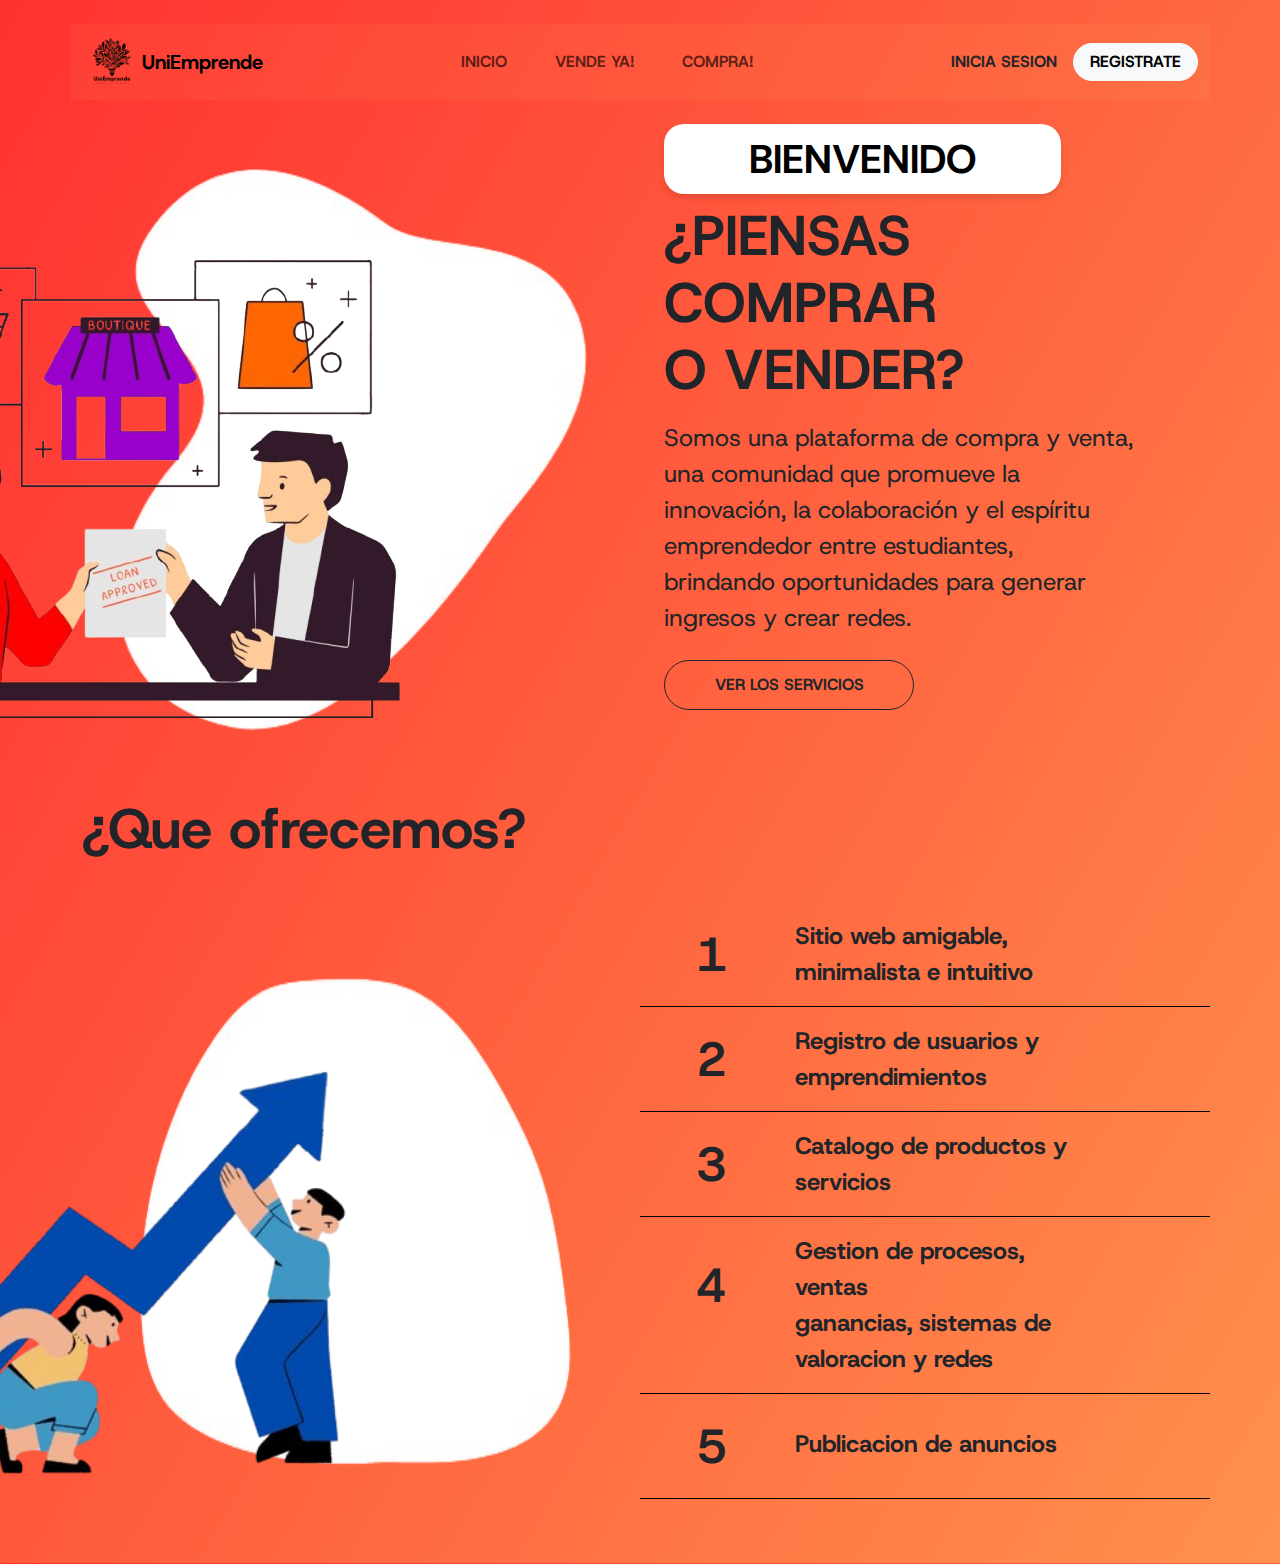
<file: index.html>
<!DOCTYPE html>
<html lang="en">
<head>
    <meta charset="UTF-8">
    <meta name="viewport" content="width=device-width, initial-scale=1.0">
    <title>Uniemprende tu plataforma para emprender y crecer</title>
    <link href="https://cdn.jsdelivr.net/npm/bootstrap@5.3.3/dist/css/bootstrap.min.css" rel="stylesheet" integrity="sha384-QWTKZyjpPEjISv5WaRU9OFeRpok6YctnYmDr5pNlyT2bRjXh0JMhjY6hW+ALEwIH" crossorigin="anonymous">
    <script src="https://cdn.jsdelivr.net/npm/bootstrap@5.3.3/dist/js/bootstrap.bundle.min.js" integrity="sha384-YvpcrYf0tY3lHB60NNkmXc5s9fDVZLESaAA55NDzOxhy9GkcIdslK1eN7N6jIeHz" crossorigin="anonymous"></script>
    <link rel="stylesheet" href="style.css">


    <link rel="preconnect" href="https://fonts.googleapis.com">
    <link rel="preconnect" href="https://fonts.gstatic.com" crossorigin>
    <link href="https://fonts.googleapis.com/css2?family=Host+Grotesk:ital,wght@0,300..800;1,300..800&display=swap" rel="stylesheet">

</head>
<body class="degradado">
    <div class="container">
        <div class="row my-4">
            <nav class="navbar navbar-expand-lg bg-body-tertiary degradado-menu">
                <div class="container-fluid">
                    <!-- Espacio para el logo -->
                     <a href="/index.html">
                         <img src="img/logo.png" href="/" alt="logo" width="60px">
                     </a>
                  <a class="navbar-brand" href="/index.html"><strong>UniEmprende</strong></a>
                  
                  <div class="collapse navbar-collapse" id="navbarSupportedContent">
                    <ul class="navbar-nav me-auto mb-2 mb-lg-0 text-center">
                      <li class="nav-item">
                        <a class="nav-link mx-3" href="#"><strong>INICIO</strong></a>
                      </li>
                      <li class="nav-item">
                        <a class="nav-link mx-3" href="subPaginas/registroEmprende.html"><strong>VENDE YA!</strong></a>
                      </li>
                      <li class="nav-item">
                        <a class="nav-link mx-3" href="subPaginas/compra.html"><strong>COMPRA!</strong></a>
                      </li>
                    </ul>
                    <a class="nav-link mx-3" href="subPaginas/iniciarsecion.html"><strong>INICIA SESION</strong></a>
                    <form class="d-flex">
                      <a href="subPaginas/registro.html" class="btn btn-light boton-largo"><strong>REGISTRATE</strong></a>
                    </form>
                  </div>
                </div>
              </nav>
        </div>
        
    </div>


    <div class="container">
        <div class="row">
            <div class="col-6 ">
                <img src="img/manchasinfondo1.png" alt="img1" width="100%" height="100%">
                <img src="img/imagenpersonas-sinfondo.png" alt="img1"  class="posicion-foto1">
            </div>
            <div class="col-6">
                <div class="container">
                    <div class="row">
                        <div class="col">
                            <div class="welcome-box">BIENVENIDO</div>
                        </div>
                    </div>
                    <div class="row my-2">
                        <div class="col">
                            <h1 class="letra-grande"><strong>¿PIENSAS COMPRAR <br> O VENDER?</strong></h1>
                        </div>
                    </div>
                    <div class="row my-2">
                        <div class="col">
                            <p class="letra-texto">Somos una plataforma de compra y venta, <br>
                                una comunidad que promueve la <br>
                                innovación, la colaboración y el espíritu <br>
                                emprendedor entre estudiantes, <br>
                                brindando oportunidades para generar <br>
                                ingresos y crear redes.
                            </p>
                        </div>
                    </div>
                    <div class="row my-2">
                        <div class="col">
                            <a href="#servicios" class="btn btn-outline-dark boton-servicios"><strong>VER LOS SERVICIOS</strong></a>
                        </div>
                    </div>
                </div>
            </div>
        </div>
    </div>



    <div class="container" id="servicios">
        <div class="row my-5">
            <div class="col">
                <h1 class="letra-grande"><strong>¿Que ofrecemos?</strong></h1>
            </div>
        </div>
        <div class="row my-5">
            <div class="col-6 ">
                <img src="img/manchasinfondo2.png" alt="imagen2" width="100%" height="100%">
                <img src="img/imagen2-sinfondo.png" alt="imagen2" class="posicion-foto2">
            </div>
            <div class="col-6">
                <div class="row border-bottom border-black ">
                    <div class="col-3">
                        <p class="letra-tabla text-center"><strong>1</strong></p>
                    </div>
                    <div class="col-7">
                        <p class="letra-texto"><strong>
                            Sitio web amigable, <br>
                            minimalista e intuitivo
                        </strong></p>
                    </div>
                </div>

                <div class="row border-bottom border-black my-3">
                    <div class="col-3">
                        <p class="letra-tabla text-center"><strong>2</strong></p>
                    </div>
                    <div class="col-7">
                        <p class="letra-texto"><strong>
                            Registro de usuarios y <br>
                            emprendimientos
                        </strong></p>
                    </div>
                </div>

                <div class="row border-bottom border-black my-3">
                    <div class="col-3">
                        <p class="letra-tabla text-center"><strong>3</strong></p>
                    </div>
                    <div class="col-7">
                        <p class="letra-texto"><strong>
                            Catalogo de productos y <br>
                            servicios
                        </strong></p>
                    </div>
                </div>

                <div class="row border-bottom border-black my-3">
                    <div class="col-3">
                        <p class="letra-tabla text-center my-3"><strong>4</strong></p>
                    </div>
                    <div class="col-7">
                        <p class="letra-texto"><strong>
                            Gestion de procesos, ventas <br>
                            ganancias, sistemas de <br>
                            valoracion y redes
                        </strong></p>
                    </div>
                </div>

                <div class="row border-bottom border-black my-3">
                    <div class="col-3">
                        <p class="letra-tabla text-center"><strong>5</strong></p>
                    </div>
                    <div class="col-7">
                        <p class="letra-texto my-3"><strong>
                            Publicacion de anuncios
                        </strong></p>
                    </div>
                </div>

            </div>
        </div>
    </div>
</body>
</html>
</file>
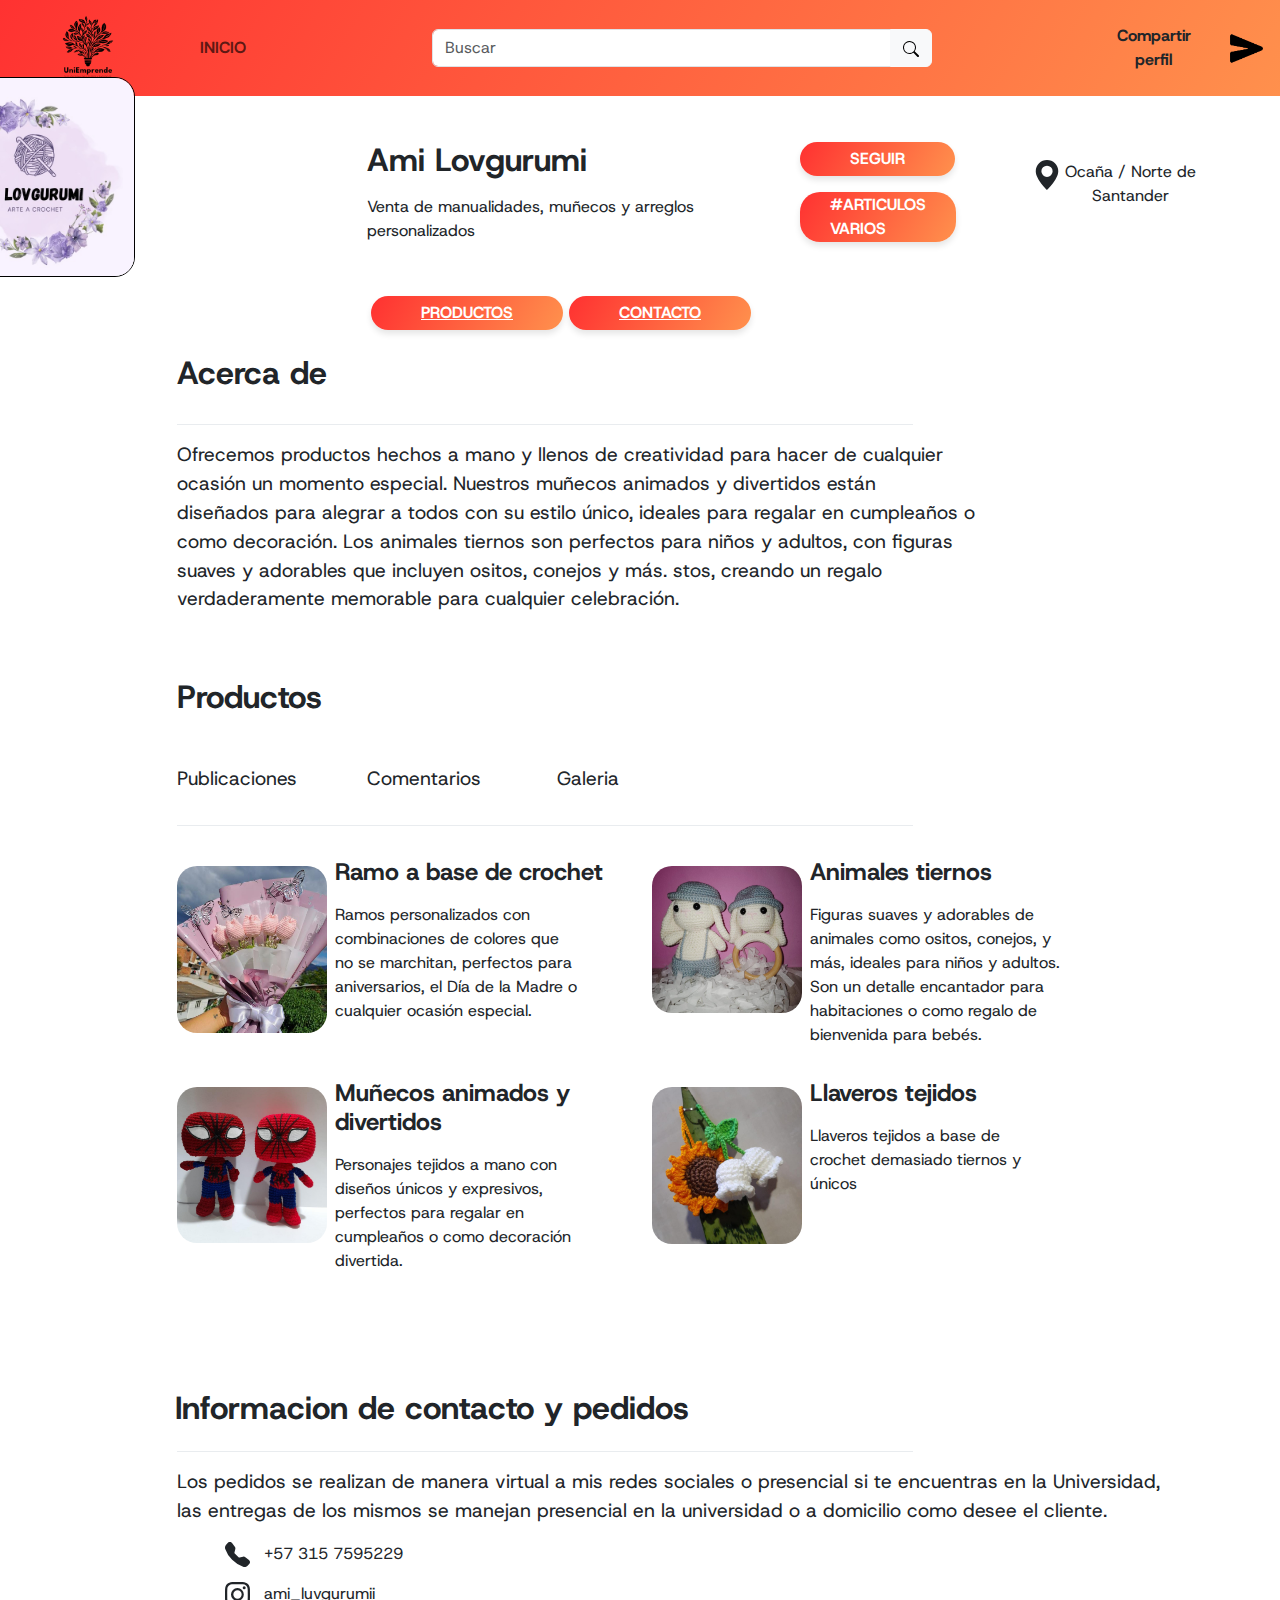
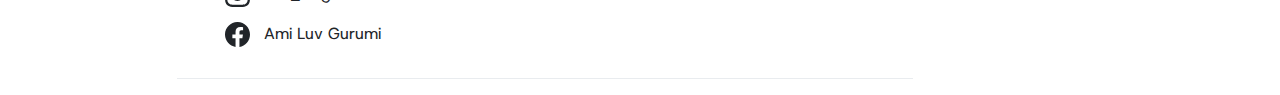
<file: subPaginas/AmiLovegurumi.html>
<!DOCTYPE html>
<html lang="en">
<head>
    <meta charset="UTF-8">
    <meta name="viewport" content="width=device-width, initial-scale=1.0">
    <title>Ami Lovegurumi</title>
    <link href="https://cdn.jsdelivr.net/npm/bootstrap@5.3.3/dist/css/bootstrap.min.css" rel="stylesheet" integrity="sha384-QWTKZyjpPEjISv5WaRU9OFeRpok6YctnYmDr5pNlyT2bRjXh0JMhjY6hW+ALEwIH" crossorigin="anonymous">
    <script src="https://cdn.jsdelivr.net/npm/bootstrap@5.3.3/dist/js/bootstrap.bundle.min.js" integrity="sha384-YvpcrYf0tY3lHB60NNkmXc5s9fDVZLESaAA55NDzOxhy9GkcIdslK1eN7N6jIeHz" crossorigin="anonymous"></script>
    <link rel="stylesheet" href="amigurumis.css">

    <link rel="preconnect" href="https://fonts.googleapis.com">
    <link rel="preconnect" href="https://fonts.gstatic.com" crossorigin>
    <link href="https://fonts.googleapis.com/css2?family=Host+Grotesk:ital,wght@0,300..800;1,300..800&display=swap" rel="stylesheet">
</head>
<body>
    <div class="row">
        <nav class="navbar navbar-expand-lg bg-body-tertiary degradado">
            <div class="container-fluid">
                <!-- Espacio para el logo -->
                 <a href="/index.html">
                     <img src="img/logo.png" alt="logo" width="80px" class="mx-5">
                 </a>
              
                <div class="collapse navbar-collapse" id="navbarSupportedContent">
                    <ul class="navbar-nav me-auto mb-2 mb-lg-0 text-center">
                        <li class="nav-item">
                            <a class="nav-link mx-3" href="/index.html"><strong>INICIO</strong></a>
                        </li>
                    </ul>
                    <div class="d-flex justify-content-center w-100">
                        <div class="input-group input-grande">
                            <input type="text" class="form-control" placeholder="Buscar">
                            <a href="#" class="input-group-text btn btn-light">
                                <svg xmlns="http://www.w3.org/2000/svg" width="16" height="16" fill="currentColor" class="bi bi-search" viewBox="0 0 16 16">
                                    <path d="M11.742 10.344a6.5 6.5 0 1 0-1.397 1.398h-.001q.044.06.098.115l3.85 3.85a1 1 0 0 0 1.415-1.414l-3.85-3.85a1 1 0 0 0-.115-.1zM12 6.5a5.5 5.5 0 1 1-11 0 5.5 5.5 0 0 1 11 0"/>
                                </svg>
                            </a>
                        </div>
                    </div>
                    <a class="nav-link mx-3 tamaño-sesion text-center" href="#"><strong>Compartir perfil</strong></a>
                    <form class="d-flex">
                        <img src="img/WhatsApp_Image_2024-11-20_at_2.18.41_PM-removebg-preview.png" alt="flecha" class="tamaño-imagenUP mx-3">
                    </form>
                </div>
            </div>
        </nav>
    </div>


    <div class="container">
        <div class="row">
            <div class="col-3">
                <img src="img/crochetlogo.jpeg" alt="logo" class="border border-black tamaño-logo my-3 float-end posision">
            </div>
            <div class="col-4 d-flex flex-column justify-content-center">
                <h1 class="letra-titulos my-3"><strong>Ami Lovgurumi</strong></h1>
                <p class="letra-texto">Venta de manualidades, muñecos y arreglos <br> personalizados</p>
            </div>
            <div class="col-3 d-flex flex-column justify-content-center">
                <div class="my-2 d-flex justify-content-center align-items-center">
                    <div class="welcome-boxGrande">SEGUIR</div>
                </div>
                <div class="my-2 d-flex justify-content-center align-items-center">
                    <div class="welcome-box">#ARTICULOS <br> VARIOS</div>
                </div>
            </div>
            <div class="col-2">
                <div class="row my-5">
                    <div class="col-2 my-3">
                        <svg xmlns="http://www.w3.org/2000/svg" width="30" height="30" fill="currentColor" class="bi bi-geo-alt-fill" viewBox="0 0 16 16">
                            <path d="M8 16s6-5.686 6-10A6 6 0 0 0 2 6c0 4.314 6 10 6 10m0-7a3 3 0 1 1 0-6 3 3 0 0 1 0 6"/>
                          </svg>
                    </div>
                    <div class="col-10 my-3">
                        <p class="letra-texto text-center">Ocaña / Norte de <br> Santander</p>
                    </div>
                </div>
            </div>
        </div>
        <!-- Aqui va la segunda fila -->
        <div class="row my-2">
            <div class="col-3"></div>
           
            <div class="col-2 mx-1">
                <a href="#productos" class="welcome-boxGrande">PRODUCTOS</a>
            </div>
           
            <div class="col-2 mx-1">
                <a href="#informacion" class="welcome-boxGrande">CONTACTO</a>
            </div>
        </div> 
        
        <div class="row">
            <div class="col-1"></div>
            <div class="col">
                <h1 class="letra-titulos my-3"><strong>Acerca de</strong></h1>
            </div>
        </div>

        <div class="row">
            <div class="col-1"></div>
            <div class="col-8">
                <div class="border-bottom border-light-subtle my-3"></div>
            </div>
        </div>

        <div class="row">
            <div class="col-1"></div>
            <div class="col">
                <p class="letra-textoM">
                    Ofrecemos productos hechos a mano y llenos de creatividad para hacer de cualquier <br>
                    ocasión un momento especial. Nuestros muñecos animados y divertidos están <br>
                    diseñados para alegrar a todos con su estilo único, ideales para regalar en cumpleaños o <br>
                    como decoración. Los animales tiernos son perfectos para niños y adultos, con figuras <br>
                    suaves y adorables que incluyen ositos, conejos y más. stos, creando un regalo <br>
                    verdaderamente memorable para cualquier celebración.
                </p>
            </div>
        </div>

        <div class="row">
            <div class="col-1"></div>
            <div class="col">
                <h1 class="letra-titulos my-5" id="productos"><strong>Productos</strong></h1>
            </div>
        </div>

        <div class="row">
            <div class="col-1"></div>
            <div class="col-2">
                <p class="letra-textoM">Publicaciones</p>
            </div>
            <div class="col-2">
                <p class="letra-textoM">Comentarios</p>
            </div>
            <div class="col-2">
                <p class="letra-textoM">Galeria</p>
            </div>
        </div>

        <div class="row">
            <div class="col-1"></div>
            <div class="col-8">
                <div class="border-bottom border-light-subtle my-3"></div>
            </div>
        </div>

        <div class="row">
            <div class="col-1"></div>
            <div class="col-5">
                <div class="row">
                    <div class="col-4">
                        <img src="img/amigurumi2.jpeg" alt="a2" class="tamaño-imagenes my-4">
                    </div>
                    <div class="col-8">
                        <div class="row">
                            <h1 class="letra-subtitulos my-3"><strong>Ramo a base de crochet</strong></h1>
                        </div>
                        <div class="row">
                            <p class="letra-texto">
                                Ramos personalizados con <br>
                                combinaciones de colores que <br>
                                no se marchitan, perfectos para <br>
                                aniversarios, el Día de la Madre o <br>
                                cualquier ocasión especial.
                            </p>
                        </div>
                    </div>
                </div>
            </div>
            <div class="col-5">
                <div class="row">
                    <div class="col-4">
                        <img src="img/amigurumi3.jpeg" alt="a3" class="tamaño-imagenes my-4">
                    </div>
                    <div class="col-8">
                        <div class="row">
                            <h1 class="letra-subtitulos my-3"><strong>Animales tiernos</strong></h1>
                        </div>
                        <div class="row">
                            <p class="letra-texto">
                                Figuras suaves y adorables de <br>
                                animales como ositos, conejos, y <br>
                                más, ideales para niños y adultos. <br>
                                Son un detalle encantador para <br>
                                habitaciones o como regalo de bienvenida para bebés.
                            </p>
                        </div>
                    </div>
                </div>
            </div>
        </div>
        <div class="row">
            <div class="col-1"></div>
            <div class="col-5">
                <div class="row">
                    <div class="col-4">
                        <img src="img/amigurumi4.jpeg" alt="a3" class="tamaño-imagenes my-4">
                    </div>
                    <div class="col-8">
                        <div class="row">
                            <h1 class="letra-subtitulos my-3"><strong>Muñecos animados y <br> divertidos</strong></h1>
                        </div>
                        <div class="row">
                            <p class="letra-texto">
                                Personajes tejidos a mano con <br>
                                diseños únicos y expresivos, <br>
                                perfectos para regalar en <br>
                                cumpleaños o como decoración divertida.
                            </p>
                        </div>
                    </div>
                </div>
            </div>
            <div class="col-5">
                <div class="row">
                    <div class="col-4">
                        <img src="img/amigurumi5.jpeg" alt="a3" class="tamaño-imagenes my-4">
                    </div>
                    <div class="col-8">
                        <div class="row">
                            <h1 class="letra-subtitulos my-3"><strong>Llaveros tejidos</strong></h1>
                        </div>
                        <div class="row">
                            <p class="letra-texto">
                                Llaveros tejidos a base de <br>
                                crochet demasiado tiernos y <br>
                                únicos
                            </p>
                        </div>
                    </div>
                </div>
            </div>
        </div>

        <div class="row" style="padding-bottom: 70px;"></div>
        <div class="row custom-margin-top">
            <div class="row">
                <div class="col-1"></div>
                <div class="col">
                    <h1 class="letra-titulos" id="informacion"><strong>Informacion de contacto y pedidos</strong></h1>
                </div>
            </div>
        </div>

        <div class="row">
            <div class="col-1"></div>
            <div class="col-8">
                <div class="border-bottom border-light-subtle my-3"></div>
            </div>
        </div>

        <div class="row">
            <div class="col-1"></div>
            <div class="col">
                <p class="letra-textoM">
                    Los pedidos se realizan de manera virtual a mis 
                    redes sociales o presencial si te encuentras en la Universidad, <br> 
                    las entregas de los mismos se 
                    manejan presencial en la universidad o a domicilio 
                    como desee el cliente.
                </p>
            </div>
        </div>

        <div class="row">
            <div class="col-1"></div>
            <div class="col">
                <div class="row">
                    <div class="col-1">
                        <svg xmlns="http://www.w3.org/2000/svg" width="25" height="25" fill="currentColor" class="bi bi-telephone-fill mx-5" viewBox="0 0 16 16">
                            <path fill-rule="evenodd" d="M1.885.511a1.745 1.745 0 0 1 2.61.163L6.29 2.98c.329.423.445.974.315 1.494l-.547 2.19a.68.68 0 0 0 .178.643l2.457 2.457a.68.68 0 0 0 .644.178l2.189-.547a1.75 1.75 0 0 1 1.494.315l2.306 1.794c.829.645.905 1.87.163 2.611l-1.034 1.034c-.74.74-1.846 1.065-2.877.702a18.6 18.6 0 0 1-7.01-4.42 18.6 18.6 0 0 1-4.42-7.009c-.362-1.03-.037-2.137.703-2.877z"/>
                          </svg>
                    </div>
                    <div class="col-10">
                        <p class="letra-texto">+57 315 7595229</p>
                    </div>
                </div>
            </div>
        </div>

        <div class="row">
            <div class="col-1"></div>
            <div class="col">
                <div class="row">
                    <div class="col-1">
                        <svg xmlns="http://www.w3.org/2000/svg" width="25" height="25" fill="currentColor" class="bi bi-instagram mx-5" viewBox="0 0 16 16">
                            <path d="M8 0C5.829 0 5.556.01 4.703.048 3.85.088 3.269.222 2.76.42a3.9 3.9 0 0 0-1.417.923A3.9 3.9 0 0 0 .42 2.76C.222 3.268.087 3.85.048 4.7.01 5.555 0 5.827 0 8.001c0 2.172.01 2.444.048 3.297.04.852.174 1.433.372 1.942.205.526.478.972.923 1.417.444.445.89.719 1.416.923.51.198 1.09.333 1.942.372C5.555 15.99 5.827 16 8 16s2.444-.01 3.298-.048c.851-.04 1.434-.174 1.943-.372a3.9 3.9 0 0 0 1.416-.923c.445-.445.718-.891.923-1.417.197-.509.332-1.09.372-1.942C15.99 10.445 16 10.173 16 8s-.01-2.445-.048-3.299c-.04-.851-.175-1.433-.372-1.941a3.9 3.9 0 0 0-.923-1.417A3.9 3.9 0 0 0 13.24.42c-.51-.198-1.092-.333-1.943-.372C10.443.01 10.172 0 7.998 0zm-.717 1.442h.718c2.136 0 2.389.007 3.232.046.78.035 1.204.166 1.486.275.373.145.64.319.92.599s.453.546.598.92c.11.281.24.705.275 1.485.039.843.047 1.096.047 3.231s-.008 2.389-.047 3.232c-.035.78-.166 1.203-.275 1.485a2.5 2.5 0 0 1-.599.919c-.28.28-.546.453-.92.598-.28.11-.704.24-1.485.276-.843.038-1.096.047-3.232.047s-2.39-.009-3.233-.047c-.78-.036-1.203-.166-1.485-.276a2.5 2.5 0 0 1-.92-.598 2.5 2.5 0 0 1-.6-.92c-.109-.281-.24-.705-.275-1.485-.038-.843-.046-1.096-.046-3.233s.008-2.388.046-3.231c.036-.78.166-1.204.276-1.486.145-.373.319-.64.599-.92s.546-.453.92-.598c.282-.11.705-.24 1.485-.276.738-.034 1.024-.044 2.515-.045zm4.988 1.328a.96.96 0 1 0 0 1.92.96.96 0 0 0 0-1.92m-4.27 1.122a4.109 4.109 0 1 0 0 8.217 4.109 4.109 0 0 0 0-8.217m0 1.441a2.667 2.667 0 1 1 0 5.334 2.667 2.667 0 0 1 0-5.334"/>
                          </svg>
                    </div>
                    <div class="col-10">
                        <p class="letra-texto">ami_luvgurumii</p>
                    </div>
                </div>
            </div>
        </div>

        <div class="row">
            <div class="col-1"></div>
            <div class="col">
                <div class="row">
                    <div class="col-1">
                        <svg xmlns="http://www.w3.org/2000/svg" width="25" height="25" fill="currentColor" class="bi bi-facebook mx-5" viewBox="0 0 16 16">
                            <path d="M16 8.049c0-4.446-3.582-8.05-8-8.05C3.58 0-.002 3.603-.002 8.05c0 4.017 2.926 7.347 6.75 7.951v-5.625h-2.03V8.05H6.75V6.275c0-2.017 1.195-3.131 3.022-3.131.876 0 1.791.157 1.791.157v1.98h-1.009c-.993 0-1.303.621-1.303 1.258v1.51h2.218l-.354 2.326H9.25V16c3.824-.604 6.75-3.934 6.75-7.951"/>
                          </svg>
                    </div>
                    <div class="col-10">
                        <p class="letra-texto">Ami Luv Gurumi</p>
                    </div>
                </div>
            </div>
        </div>

        <div class="row">
            <div class="col-1"></div>
            <div class="col-8">
                <div class="border-bottom border-light-subtle my-3"></div>
            </div>
        </div>
    </div>
</body>
</html>
</file>
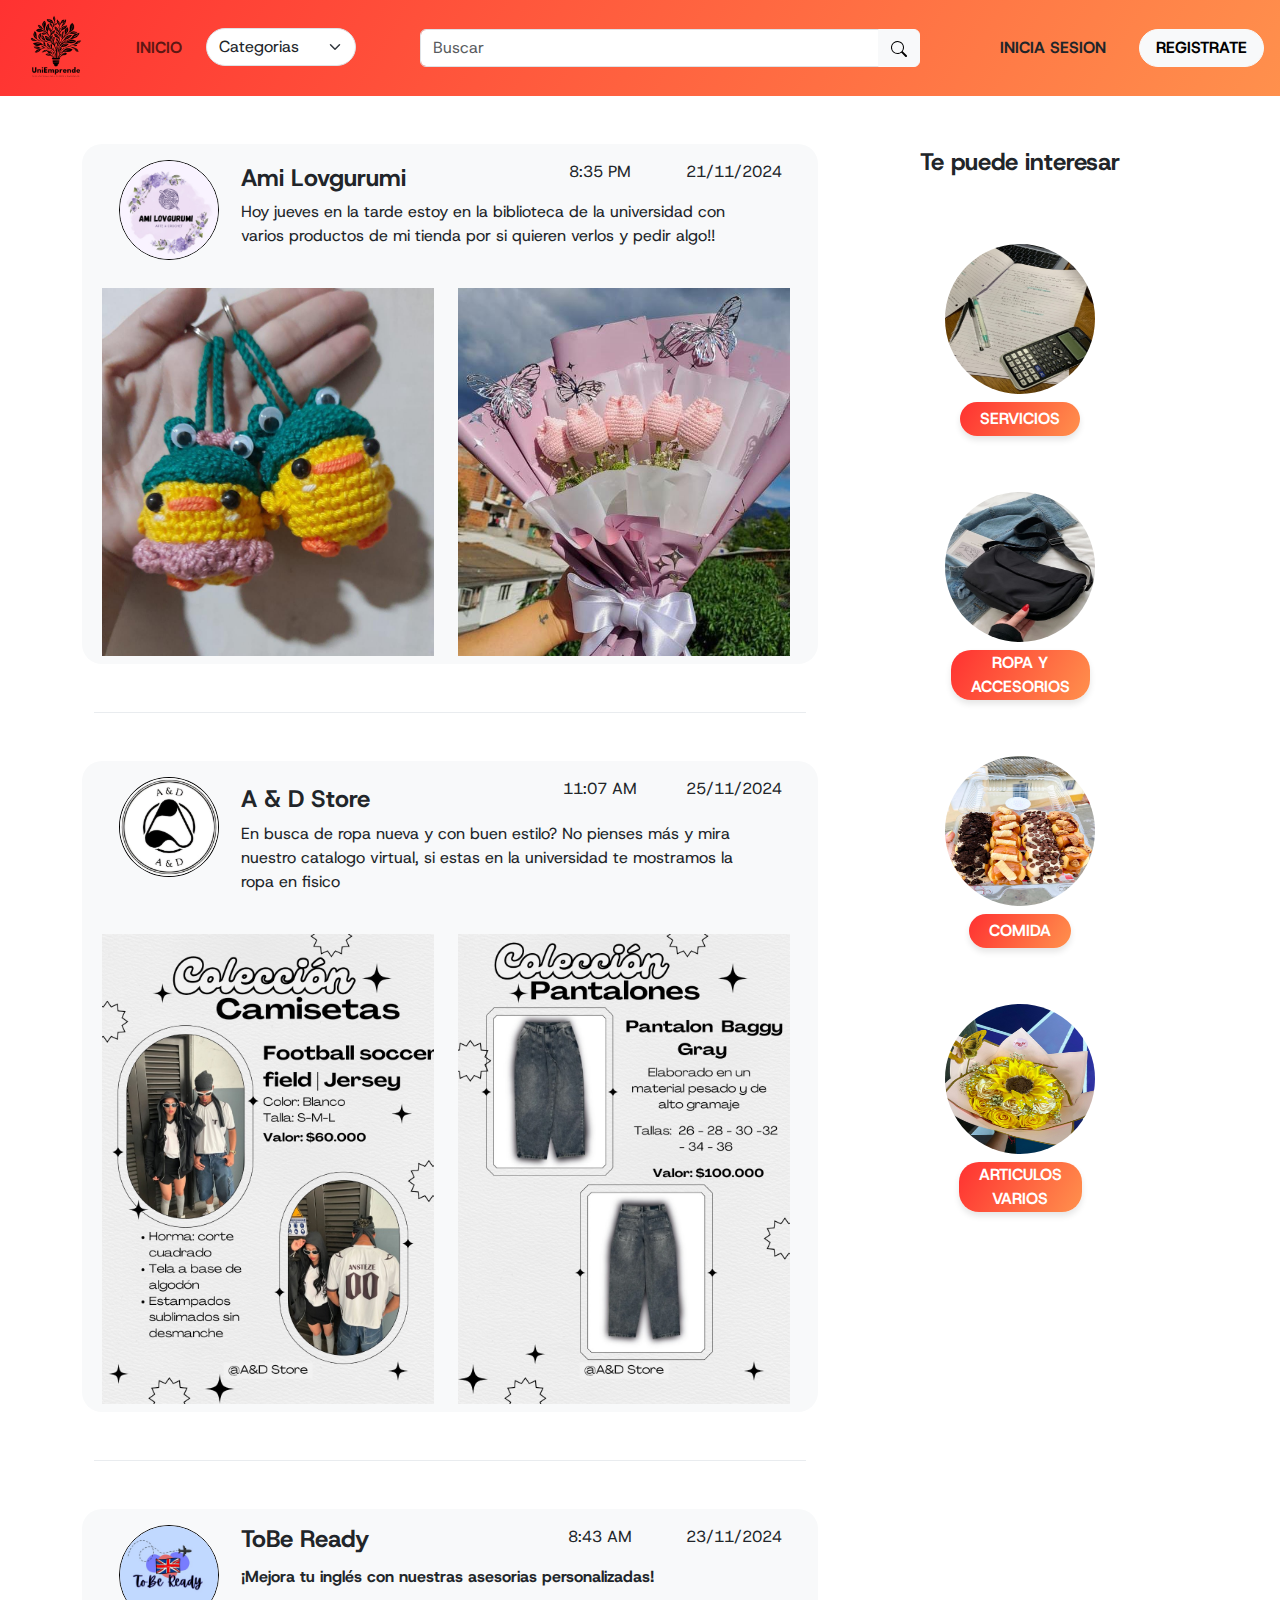
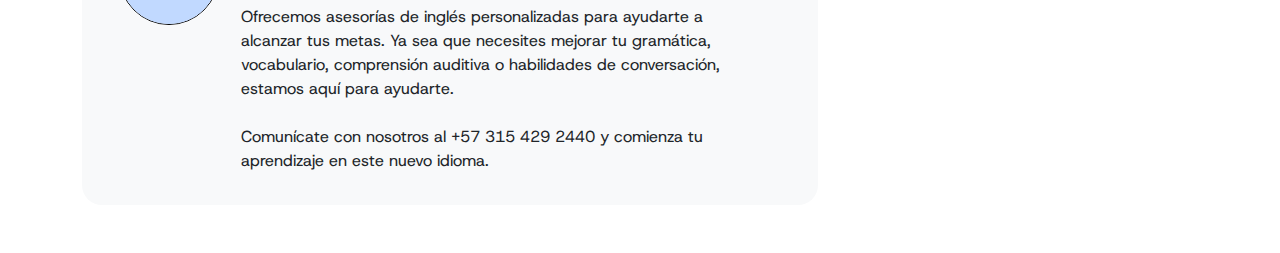
<file: subPaginas/compra.html>
<!DOCTYPE html>
<html lang="en">
<head>
    <meta charset="UTF-8">
    <meta name="viewport" content="width=device-width, initial-scale=1.0">
    <title>Compras</title>
    <link href="https://cdn.jsdelivr.net/npm/bootstrap@5.3.3/dist/css/bootstrap.min.css" rel="stylesheet" integrity="sha384-QWTKZyjpPEjISv5WaRU9OFeRpok6YctnYmDr5pNlyT2bRjXh0JMhjY6hW+ALEwIH" crossorigin="anonymous">
    <script src="https://cdn.jsdelivr.net/npm/bootstrap@5.3.3/dist/js/bootstrap.bundle.min.js" integrity="sha384-YvpcrYf0tY3lHB60NNkmXc5s9fDVZLESaAA55NDzOxhy9GkcIdslK1eN7N6jIeHz" crossorigin="anonymous"></script>
    <link rel="stylesheet" href="compras.css">

    <link rel="preconnect" href="https://fonts.googleapis.com">
    <link rel="preconnect" href="https://fonts.gstatic.com" crossorigin>
    <link href="https://fonts.googleapis.com/css2?family=Host+Grotesk:ital,wght@0,300..800;1,300..800&display=swap" rel="stylesheet">
</head>
<body>
    <div class="row">
        <nav class="navbar navbar-expand-lg bg-body-tertiary degradado">
            <div class="container-fluid">
                <!-- Espacio para el logo -->
                 <a href="/index.html">
                     <img src="img/logo.png" alt="logo" width="80px" class="mx-3">
                 </a>
              
                <div class="collapse navbar-collapse" id="navbarSupportedContent">
                    <ul class="navbar-nav me-auto mb-2 mb-lg-0 text-center">
                        <li class="nav-item">
                            <a class="nav-link mx-3" href="/index.html"><strong>INICIO</strong></a>
                        </li>
                        <li>
                            <select class="form-select seleccionar">
                                <option selected>Categorias</option>
                                <option value="1">Servicios</option>
                                <option value="2">Ropa y accesorios</option>
                                <option value="3">Comida</option>
                                <option value="4">Articulos varios</option>
                            </select>
                        </li>
                    </ul>
                    <div class="d-flex justify-content-center w-100">
                        <div class="input-group input-grande">
                            <input type="text" class="form-control" placeholder="Buscar">
                            <a href="#" class="input-group-text btn btn-light">
                                <svg xmlns="http://www.w3.org/2000/svg" width="16" height="16" fill="currentColor" class="bi bi-search" viewBox="0 0 16 16">
                                    <path d="M11.742 10.344a6.5 6.5 0 1 0-1.397 1.398h-.001q.044.06.098.115l3.85 3.85a1 1 0 0 0 1.415-1.414l-3.85-3.85a1 1 0 0 0-.115-.1zM12 6.5a5.5 5.5 0 1 1-11 0 5.5 5.5 0 0 1 11 0"/>
                                </svg>
                            </a>
                        </div>
                    </div>
                    <a class="nav-link mx-3 tamaño-sesion" href="iniciarsecion.html"><strong>INICIA SESION</strong></a>
                    <form class="d-flex">
                        <a href="registro.html" class="btn btn-light boton-largo mx-3"><strong>REGISTRATE</strong></a>
                    </form>
                </div>
            </div>
        </nav>
    </div>


    <div class="container">
        <div class="row">
            <div class="col-8">
                <div class="container my-5">
                    <div class="row bg-body-tertiary redondeado">
                        <div class="row m-3">
                            <div class="col-2">
                                <div class="d-flex justify-content-center align-items-center">
                                    <img src="img/crochetlogo.jpeg" alt="Imagen Redonda" class="rounded-circle border border-black" style="width: 100px; height: 100px;">
                                </div>
                            </div>
                            <div class="col-10">
                                <div class="row">
                                    <div class="col">
                                        <a href="AmiLovegurumi.html" class="letra-titulos link-dark link-offset-2 link-underline link-underline-opacity-0"><strong>Ami Lovgurumi</strong></a>
                                    </div>
                                    <div class="col ">
                                        <div class="row">
                                            <div class="col">
                                                <p class="text-center letra-texto">8:35 PM </p>
                                            </div>
                                            <div class="col">
                                                <p class="letra-texto">21/11/2024</p>
                                            </div>
                                        </div>
                                    </div>
                                </div>
                                <div class="row">
                                    <p class="letra-texto">
                                        Hoy jueves en la tarde estoy en la biblioteca de la universidad con <br>
                                        varios productos de mi tienda por si quieren verlos y pedir algo!!
                                    </p>
                                </div>
                            </div>
                        </div>
                        <div class="row"> <!-- Imagenes -->
                            <div class="container">
                                <div class="row">
                                    <div class="col-6">
                                        <img src="img/amigurumi1.jpeg" alt="a1" class="tamaño-imagenUP m-2">
                                    </div>
                                    <div class="col-6">
                                        <img src="img/amigurumi2.jpeg" alt="a2" class="tamaño-imagenUP m-2">
                                    </div>
                                </div>
                                
                            </div>
                        </div>
                    </div>

                    <div class="border-bottom border-light-subtle my-5"></div>
                    <!-- Por aca va la segunda publicacion -->

                    <div class="row bg-body-tertiary redondeado">
                        <div class="row m-3">
                            <div class="col-2">
                                <div class="d-flex justify-content-center align-items-center">
                                    <img src="img/AndresLogo.jpeg" alt="Imagen Redonda" class="rounded-circle border border-black" style="width: 100px; height: 100px;">
                                </div>
                            </div>
                            <div class="col-10">
                                <div class="row">
                                    <div class="col">
                                        <h1 class="letra-titulos my-2"><strong>A & D Store</strong></h1>
                                    </div>
                                    <div class="col ">
                                        <div class="row">
                                            <div class="col">
                                                <p class="text-center letra-texto">11:07 AM </p>
                                            </div>
                                            <div class="col">
                                                <p class="letra-texto">25/11/2024</p>
                                            </div>
                                        </div>
                                    </div>
                                </div>
                                <div class="row">
                                    <p class="letra-texto">
                                        En busca de ropa nueva y con buen estilo? No pienses más y mira <br>
                                        nuestro catalogo virtual, si estas en la universidad te mostramos la <br>
                                        ropa en fisico
                                    </p>
                                </div>
                            </div>
                        </div>
                        <div class="row"> <!-- Imagenes -->
                            <div class="container">
                                <div class="row">
                                    <div class="col-6">
                                        <img src="img/Andres1.jpeg" alt="a1" class="tamaño-imagenUP m-2">
                                    </div>
                                    <div class="col-6">
                                        <img src="img/Andres2.jpeg" alt="a2" class="tamaño-imagenUP m-2">
                                    </div>
                                </div>
                                
                            </div>
                        </div>
                    </div>

                    <div class="border-bottom border-light-subtle my-5"></div>
                    <!-- Tercera publicacion -->
                    <div class="row bg-body-tertiary redondeado">
                        <div class="row m-3">
                            <div class="col-2">
                                <div class="d-flex justify-content-center align-items-center">
                                    <img src="img/KarolLogo.jpeg" alt="Imagen Redonda" class="rounded-circle border border-black" style="width: 100px; height: 100px;">
                                </div>
                            </div>
                            <div class="col-10">
                                <div class="row">
                                    <div class="col">
                                        <h1 class="letra-titulos"><strong>ToBe Ready</strong></h1>
                                    </div>
                                    <div class="col ">
                                        <div class="row">
                                            <div class="col">
                                                <p class="text-center letra-texto">8:43 AM </p>
                                            </div>
                                            <div class="col">
                                                <p class="letra-texto">23/11/2024</p>
                                            </div>
                                        </div>
                                    </div>
                                </div>
                                <div class="row">
                                    <p  class="letra-texto"><strong>¡Mejora tu inglés con nuestras asesorias personalizadas!</strong></p>
                                    <p class="letra-texto">
                                        Ofrecemos asesorías de inglés personalizadas para ayudarte a <br>
                                        alcanzar tus metas. Ya sea que necesites mejorar tu gramática, <br>
                                        vocabulario, comprensión auditiva o habilidades de conversación, <br>
                                        estamos aquí para ayudarte.
                                        <br> <br>
                                        Comunícate con nosotros al +57 315 429 2440 y comienza tu <br>
                                        aprendizaje en este nuevo idioma.
                                    </p>
                                </div>
                            </div>
                        </div>
                    </div>

                </div>
            </div>
            <div class="col-4">
                <div class="container my-5">
                    <div class="row my-5">
                        <p class="text-center letra-titulos"><strong>Te puede interesar</strong></p>
                    </div>
                    <div class="row">
                        <div class="d-flex justify-content-center align-items-center">
                            <img src="/img/asesorias.jpeg" alt="Imagen Redonda" class="rounded-circle" style="width: 150px; height: 150px;">
                        </div>
                        <div class="my-2 d-flex justify-content-center align-items-center">
                            <div class="welcome-box">SERVICIOS</div>
                        </div>
                    </div>

                    <div class="row my-5">
                        <div class="d-flex justify-content-center align-items-center">
                            <img src="/img/WhatsApp Image 2024-11-20 at 10.13.23 PM.jpeg" alt="Imagen Redonda" class="rounded-circle" style="width: 150px; height: 150px;">
                        </div>
                        <div class="my-2 d-flex justify-content-center align-items-center">
                            <div class="welcome-boxes text-center">ROPA Y <br> ACCESORIOS</div>
                        </div>
                    </div>

                    <div class="row my-5">
                        <div class="d-flex justify-content-center align-items-center">
                            <img src="/img/WhatsApp Image 2024-11-20 at 10.12.27 PM.jpeg" alt="Imagen Redonda" class="rounded-circle" style="width: 150px; height: 150px;">
                        </div>
                        <div class="my-2 d-flex justify-content-center align-items-center">
                            <div class="welcome-box text-center">COMIDA</div>
                        </div>
                    </div>

                    <div class="row my-5">
                        <div class="d-flex justify-content-center align-items-center">
                            <img src="/img/flores.jpeg" alt="Imagen Redonda" class="rounded-circle" style="width: 150px; height: 150px;">
                        </div>
                        <div class="my-2 d-flex justify-content-center align-items-center">
                            <div class="welcome-boxes text-center">ARTICULOS <br> VARIOS</div>
                        </div>
                    </div>
                </div>
            </div>
        </div>
    </div>
</body>
</html>
</file>
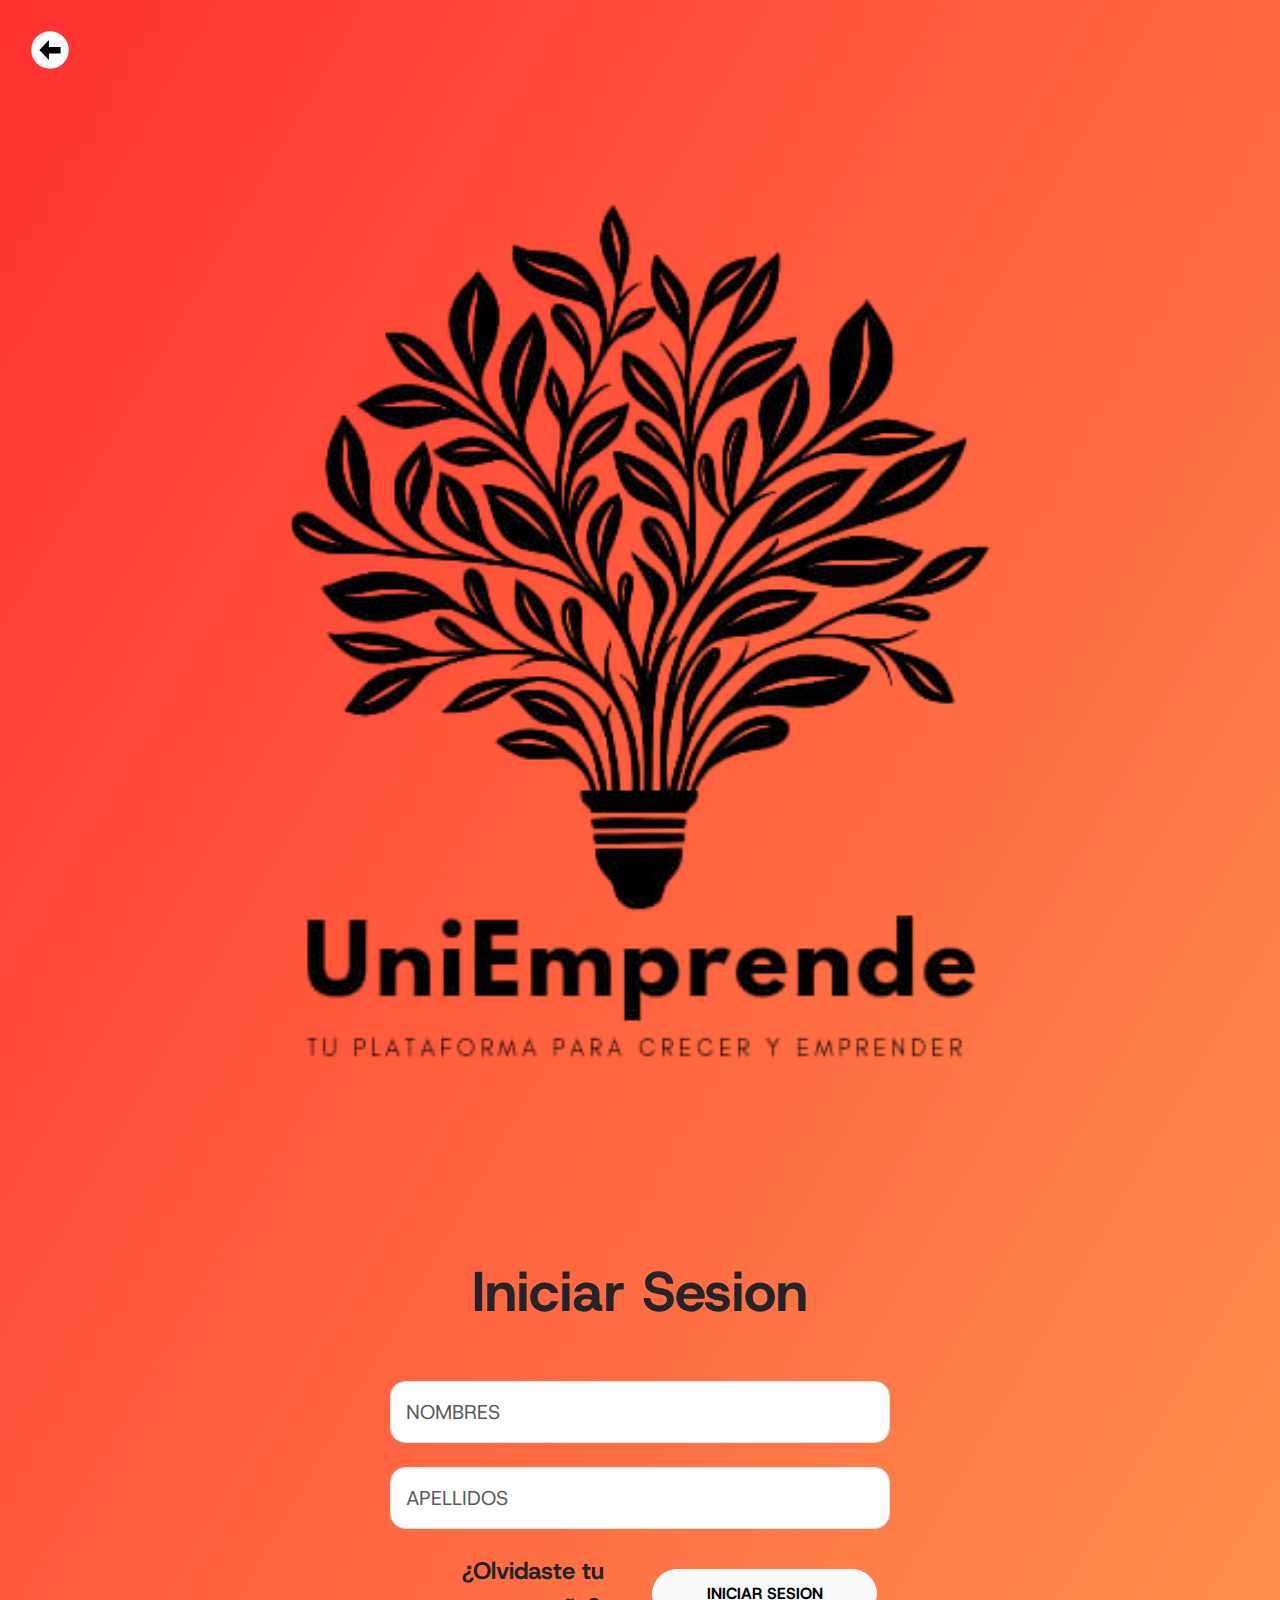
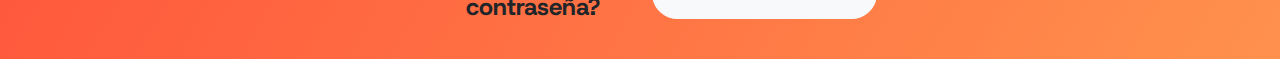
<file: subPaginas/iniciarsecion.html>
<!DOCTYPE html>
<html lang="en">
<head>
    <meta charset="UTF-8">
    <meta name="viewport" content="width=device-width, initial-scale=1.0">
    <title>Inicia sesión en UniEmprende</title>
    <link href="https://cdn.jsdelivr.net/npm/bootstrap@5.3.3/dist/css/bootstrap.min.css" rel="stylesheet" integrity="sha384-QWTKZyjpPEjISv5WaRU9OFeRpok6YctnYmDr5pNlyT2bRjXh0JMhjY6hW+ALEwIH" crossorigin="anonymous">
    <script src="https://cdn.jsdelivr.net/npm/bootstrap@5.3.3/dist/js/bootstrap.bundle.min.js" integrity="sha384-YvpcrYf0tY3lHB60NNkmXc5s9fDVZLESaAA55NDzOxhy9GkcIdslK1eN7N6jIeHz" crossorigin="anonymous"></script>
    <link rel="stylesheet" href="estilosregistro.css">

    <link rel="preconnect" href="https://fonts.googleapis.com">
    <link rel="preconnect" href="https://fonts.gstatic.com" crossorigin>
    <link href="https://fonts.googleapis.com/css2?family=Host+Grotesk:ital,wght@0,300..800;1,300..800&display=swap" rel="stylesheet">
</head>
<body class="degradado">
    <header style="margin-left: 30px; margin-top: 30px;">
        <a href="/index.html">
            <svg xmlns="http://www.w3.org/2000/svg" width="40" height="40" viewBox="0 0 64 64"><circle cx="32" cy="32" r="30" fill="white"/><path fill="black" d="M30.3 16L15 32l15.3 16V37.4H49V27.1H30.3z"/></svg>
        </a>
    </header>
    <div class="container my-4">
        <div class="row">
            <!-- Espacio para el logo -->
             <img src="img/logo.png" alt="logo" class="mi-imagen">
        </div>
        <div class="row my-5 text-center">
            <h1 class="letra-texto"><strong>Iniciar Sesion</strong></h1>
        </div>
        <div class="row my-4">
            <input class="form-control form-control-lg input-largo"  placeholder="NOMBRES" width="50px">
        </div>
        <div class="row my-4">
            <input class="form-control form-control-lg input-largo"  placeholder="APELLIDOS" width="50px">
        </div>
        <div class="row my-4">
            <div class="col d-flex justify-content-end text-center">
                <a href="#" class="link-centrado mx-4 link-dark link-offset-2 link-offset-3-hover link-underline link-underline-opacity-0 link-underline-opacity-75-hover">
                    <strong>¿Olvidaste tu <br> contraseña?</strong>
                </a>
            </div>
            <div class="col my-3">
                <button class="btn btn-light boton-largo"><strong>INICIAR SESION</strong></button>
            </div>
        </div>
    </div>
</body>
</html>
</file>
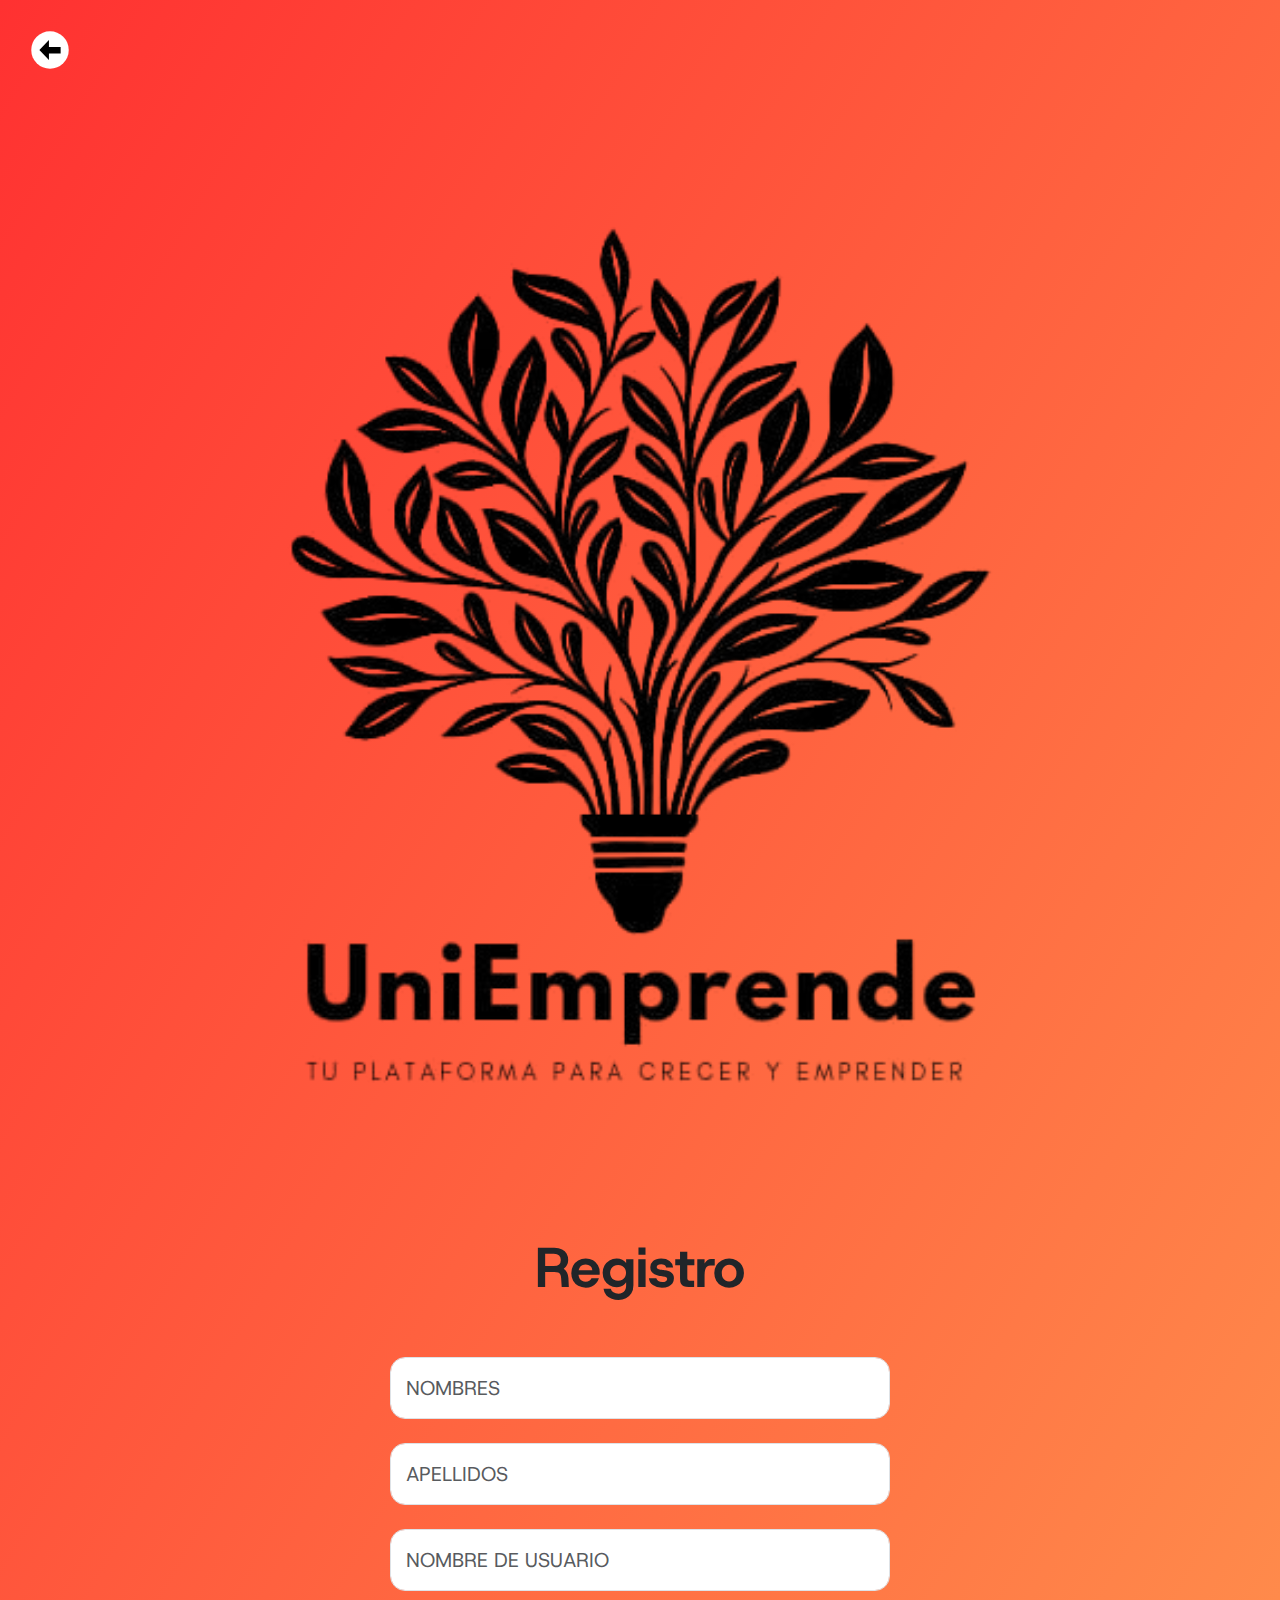
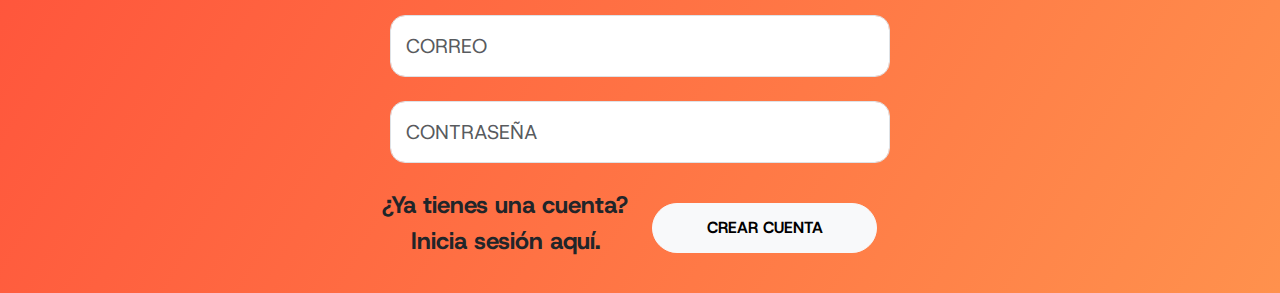
<file: subPaginas/registro.html>
<!DOCTYPE html>
<html lang="en">
<head>
    <meta charset="UTF-8">
    <meta name="viewport" content="width=device-width, initial-scale=1.0">
    <title>Registro UniEmprende</title>
    <link href="https://cdn.jsdelivr.net/npm/bootstrap@5.3.3/dist/css/bootstrap.min.css" rel="stylesheet" integrity="sha384-QWTKZyjpPEjISv5WaRU9OFeRpok6YctnYmDr5pNlyT2bRjXh0JMhjY6hW+ALEwIH" crossorigin="anonymous">
    <script src="https://cdn.jsdelivr.net/npm/bootstrap@5.3.3/dist/js/bootstrap.bundle.min.js" integrity="sha384-YvpcrYf0tY3lHB60NNkmXc5s9fDVZLESaAA55NDzOxhy9GkcIdslK1eN7N6jIeHz" crossorigin="anonymous"></script>
    <link rel="stylesheet" href="estilosregistro.css">

    <link rel="preconnect" href="https://fonts.googleapis.com">
    <link rel="preconnect" href="https://fonts.gstatic.com" crossorigin>
    <link href="https://fonts.googleapis.com/css2?family=Host+Grotesk:ital,wght@0,300..800;1,300..800&display=swap" rel="stylesheet">

</head>
<header style="margin-left: 30px; margin-top: 30px;">
    <a href="/index.html">
        <svg xmlns="http://www.w3.org/2000/svg" width="40" height="40" viewBox="0 0 64 64"><circle cx="32" cy="32" r="30" fill="white"/><path fill="black" d="M30.3 16L15 32l15.3 16V37.4H49V27.1H30.3z"/></svg>
    </a>
</header>
<body class="degradado">
    <div class="container my-4">
        <div class="row my-5 text-center">
            <img src="img/logo.png" alt="logo" class="ubicacion-foto">
            <h1 class="letra-texto"><strong>Registro</strong></h1>
        </div> 
        <div class="row my-4">
            <input class="form-control form-control-lg input-largo"  placeholder="NOMBRES" width="50px">
        </div>
        <div class="row my-4">
            <input class="form-control form-control-lg input-largo"  placeholder="APELLIDOS" width="50px">
        </div>
        <div class="row my-4">
            <input class="form-control form-control-lg input-largo"  placeholder="NOMBRE DE USUARIO" width="50px">
        </div>
        <div class="row my-4">
            <input class="form-control form-control-lg input-largo"  placeholder="CORREO" width="50px">
        </div>
        <div class="row my-4">
            <input class="form-control form-control-lg input-largo"  placeholder="CONTRASEÑA" width="50px">
        </div>
        <div class="row my-4">
            <div class="col d-flex justify-content-end text-center">
                <a href="iniciarsecion.html" class="link-centrado  link-dark link-offset-2 link-offset-3-hover link-underline link-underline-opacity-0 link-underline-opacity-75-hover">
                    <strong>¿Ya tienes una cuenta? <br> Inicia sesión aquí.</strong>
                </a>
            </div>
            <div class="col my-3">
                <button class="btn btn-light boton-largo"><strong>CREAR CUENTA</strong></button>
            </div>
        </div>
    </div>
</body>
</html>
</file>
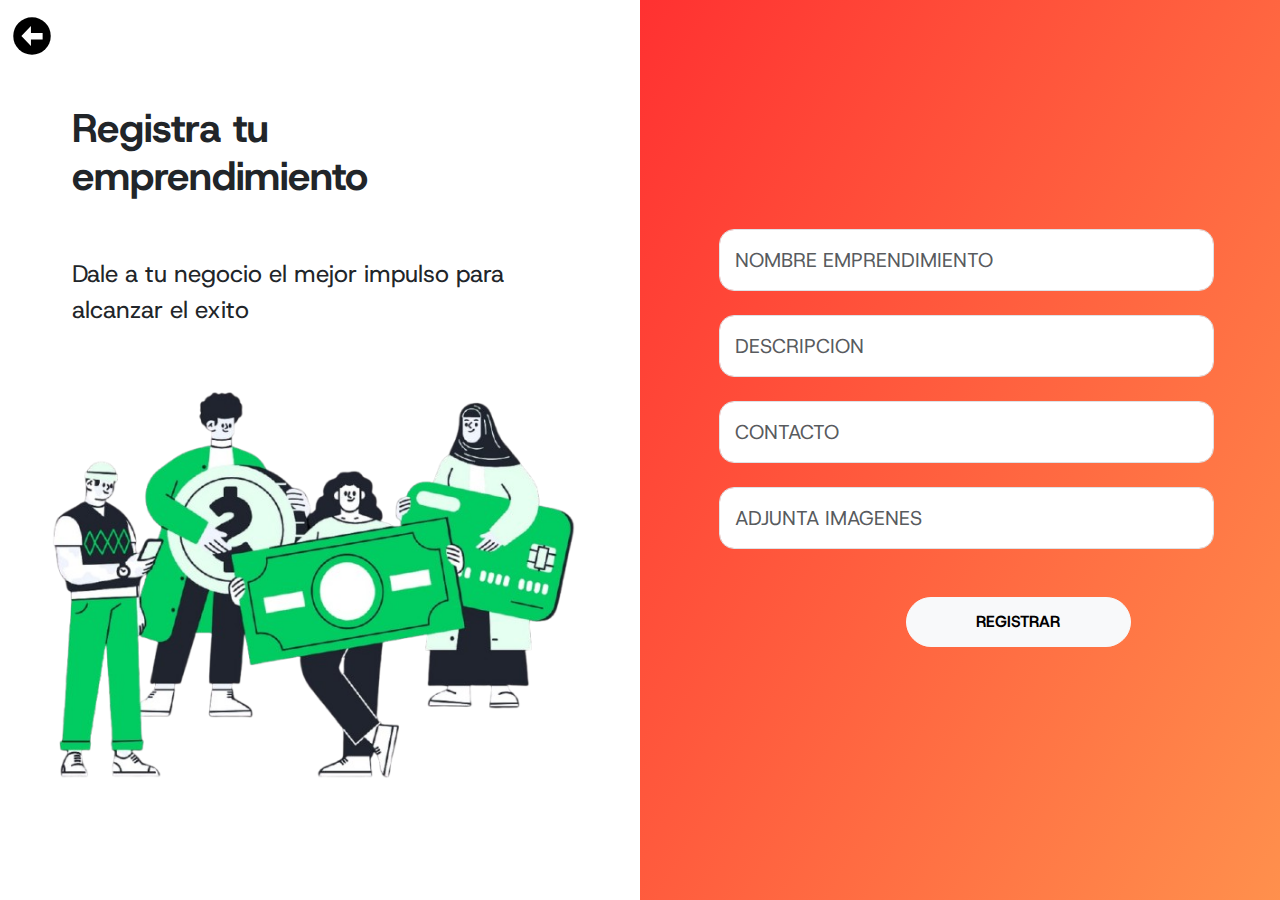
<file: subPaginas/registroEmprende.html>
<!DOCTYPE html>
<html lang="en">
<head>
    <meta charset="UTF-8">
    <meta name="viewport" content="width=device-width, initial-scale=1.0">
    <title>Registra tu emprendimiento</title>
    <link href="https://cdn.jsdelivr.net/npm/bootstrap@5.3.3/dist/css/bootstrap.min.css" rel="stylesheet" integrity="sha384-QWTKZyjpPEjISv5WaRU9OFeRpok6YctnYmDr5pNlyT2bRjXh0JMhjY6hW+ALEwIH" crossorigin="anonymous">
    <script src="https://cdn.jsdelivr.net/npm/bootstrap@5.3.3/dist/js/bootstrap.bundle.min.js" integrity="sha384-YvpcrYf0tY3lHB60NNkmXc5s9fDVZLESaAA55NDzOxhy9GkcIdslK1eN7N6jIeHz" crossorigin="anonymous"></script>
    <link rel="stylesheet" href="estiloEmprende.css">

    <link rel="preconnect" href="https://fonts.googleapis.com">
    <link rel="preconnect" href="https://fonts.gstatic.com" crossorigin>
    <link href="https://fonts.googleapis.com/css2?family=Host+Grotesk:ital,wght@0,300..800;1,300..800&display=swap" rel="stylesheet">
</head>
<body> 
    <div class="row">
        <div class="col"> <!-- Parte sin fondo de colores -->
            <div class="container my-3">
                <a href="/index.html">
                    <svg xmlns="http://www.w3.org/2000/svg" width="40" height="40" viewBox="0 0 64 64"><circle cx="32" cy="32" r="30" fill="black"/><path fill="white" d="M30.3 16L15 32l15.3 16V37.4H49V27.1H30.3z"/></svg>
                </a>
                <div class="row my-5 mx-5">
                    <h1><strong>Registra tu <br> emprendimiento</strong></h1>
                </div>
                <div class="row my-5 mx-5">
                    <p class="letra-texto">Dale a tu negocio el mejor impulso para <br> alcanzar el exito</p>
                </div>
                <div class="row">
                    <img src="img/personasconPlata-removebg-preview.png" alt="plata" class="tamaño-imagen">
                </div>
            </div>
        </div>
        <div class="col-6 degradado d-flex justify-content-center align-items-center"> <!-- Parte con fondo de colores -->
            <div class="w-75">
                <div class="row my-4">
                    <input class="form-control form-control-lg input-largo"  placeholder="NOMBRE EMPRENDIMIENTO">
                </div>
                <div class="row my-4">
                    <input class="form-control form-control-lg input-largo"  placeholder="DESCRIPCION">
                </div>
                <div class="row my-4">
                    <input class="form-control form-control-lg input-largo"  placeholder="CONTACTO">
                </div>
                <div class="row my-4">
                    <input class="form-control form-control-lg input-largo"  placeholder="ADJUNTA IMAGENES">
                </div>
                <div class="row my-5 posicion">
                    <button class="btn btn-light boton-largo"><strong>REGISTRAR</strong></button>
                </div>
            </div>
        </div>
    </div>
</body>
</html>
</file>
<file: style.css>
body{
    font-family: 'Host Grotesk', sans-serif;
}

.degradado { 
    background: linear-gradient(120deg, #ff3131, #ff914d);
}

.degradado-menu{
    background: linear-gradient(120deg, #ff3e35, #ff7044);
}

.boton-largo {
    width: 125px;
    border-radius: 25px; 
}

.boton-servicios{
    width: 250px;
    border-radius: 25px; 
    padding-top: 12px; /* Padding arriba */ 
    padding-bottom: 12px; /* Padding abajo */
}

.navbar-nav { 
    margin-left: auto; 
    margin-right: auto; 
}

.welcome-box {
    display: inline-block;
    background-color: #ffffff; /* Fondo blanco */
    color: #000000; /* Texto negro */
    font-weight: bold; /* Texto en negrita */
    padding: 5px 85px; /* Espaciado interno */
    border-radius: 20px; /* Bordes redondeados */
    box-shadow: 0px 4px 6px rgba(0, 0, 0, 0.1); /* Sombra para darle relieve */
    text-transform: uppercase; /* Texto en mayúsculas */
    font-size: 2.5rem; /* Tamaño del texto */
}

.letra-grande{
    font-size: 3.5rem; /* Tamaño del texto */
}

.letra-texto{
    font-size: 1.5rem;
}

.letra-tabla{
    font-size: 3rem;
}

.fondo-imagen1{
    background-color: #ffffff;
}

.fondo-imagen2{
    background-color: #ffffff;
}

.posicion-foto1{
    position: absolute;
    top: 260px;
    right: 880px;
    /* bottom: 10px;
    left: 10px; */
}

.posicion-foto2{
    position: absolute;
    top: 980px;
    right: 810px;
    width: 680px;
    /* bottom: 10px;
    left: 10px; */
}
</file>
<file: subPaginas/amigurumis.css>
body{
    font-family: 'Host Grotesk', sans-serif;
}

.degradado { 
    background: linear-gradient(120deg, #ff3131, #ff914d);
}

.boton-largo {
    width: 125px;
    border-radius: 25px; 
}

.seleccionar{
    width: 150px;
    border-radius: 25px; 
}

.input-grande {
    max-width: 500px; /* Limita el ancho máximo */
    width: 100%;      /* Asegura que se adapte a diferentes tamaños */
}

.tamaño-imagenUP{
    width: 35px;
}

.tamaño-logo{
    border-radius: 20px;
    width: 200px;
}

.letra-titulos{
    font-size: 2rem;
}

.letra-subtitulos{
    font-size: 1.5rem;
}

.letra-texto{
    font-size: 1rem;
}

.welcome-box {
    display: inline-block;
    background: linear-gradient(120deg, #ff3131, #ff914d);
    color: #ffffff; 
    font-weight: bold; 
    padding: 1px 30px; /* Espaciado interno */
    border-radius: 20px; /* Bordes redondeados */
    box-shadow: 0px 4px 6px rgba(0, 0, 0, 0.1); /* Sombra para darle relieve */
    text-transform: uppercase; /* Texto en mayúsculas */
}

.welcome-boxGrande {
    display: inline-block;
    background: linear-gradient(120deg, #ff3131, #ff914d);
    color: #ffffff; 
    font-weight: bold; 
    padding: 5px 50px; /* Espaciado interno */
    border-radius: 20px; /* Bordes redondeados */
    box-shadow: 0px 4px 6px rgba(0, 0, 0, 0.1); /* Sombra para darle relieve */
    text-transform: uppercase; /* Texto en mayúsculas */
}

.letra-textoM{
    font-size: 1.2rem;
}

.posision{
    position: absolute;
    top: 61px;
    right: 1145px;
    /* bottom: 10px;
    left: 10px; */
}

.tamaño-imagenes{
    border-radius: 20px;
    width: 150px;
}
.custom-margin-top{
    margin-top: 30px;
}
</file>
<file: subPaginas/compras.css>
body{
    font-family: 'Host Grotesk', sans-serif;
}

.degradado { 
    background: linear-gradient(120deg, #ff3131, #ff914d);
}

.boton-largo {
    width: 125px;
    border-radius: 25px; 
}

.seleccionar{
    width: 150px;
    border-radius: 25px; 
}

.input-grande {
    max-width: 500px; /* Limita el ancho máximo */
    width: 100%;      /* Asegura que se adapte a diferentes tamaños */
}

.tamaño-sesion{
    width: 200px;
}

.letra-titulos{
    font-size: 1.5rem;
}

.letra-texto{
    font-size: 1rem;
}

.tamaño-imagenUP{
    width: 100%;
}

.welcome-box {
    display: inline-block;
    background: linear-gradient(120deg, #ff3131, #ff914d);
    color: #ffffff; 
    font-weight: bold; 
    padding: 5px 20px; /* Espaciado interno */
    border-radius: 20px; /* Bordes redondeados */
    box-shadow: 0px 4px 6px rgba(0, 0, 0, 0.1); /* Sombra para darle relieve */
    text-transform: uppercase; /* Texto en mayúsculas */
     /* Tamaño del texto */
}

.welcome-boxes {
    display: inline-block;
    background: linear-gradient(120deg, #ff3131, #ff914d);
    color: #ffffff; 
    font-weight: bold; 
    padding: 1px 20px; /* Espaciado interno */
    border-radius: 20px; /* Bordes redondeados */
    box-shadow: 0px 4px 6px rgba(0, 0, 0, 0.1); /* Sombra para darle relieve */
    text-transform: uppercase; /* Texto en mayúsculas */
     /* Tamaño del texto */
}

.redondeado{
    border-radius: 20px;
}
</file>
<file: subPaginas/estilosregistro.css>
body{
    font-family: 'Host Grotesk', sans-serif;
}

.degradado { 
    background: linear-gradient(120deg, #ff3131, #ff914d);
}

.input-largo {
    width: 500px;
    margin-left: auto; 
    margin-right: auto; 
    padding: 15px;
    border-radius: 15px;
}

.letra-texto{
    font-size: 3.5rem;
}

.link-centrado{
    font-size: 1.5rem;
}

.boton-largo{
    width: 225px;
    border-radius: 25px; 
    padding-top: 12px; /* Padding arriba */ 
    padding-bottom: 12px; /* Padding abajo */
}
</file>
<file: subPaginas/estiloEmprende.css>
body{
    font-family: 'Host Grotesk', sans-serif;
}

.input-largo {
    width: 500px;
    margin-left: auto; 
    margin-right: auto; 
    padding: 15px;
    border-radius: 15px;
}

.degradado { 
    background: linear-gradient(120deg, #ff3131, #ff914d);
    height: 100vh;
}

.boton-largo{
    width: 225px;
    border-radius: 25px; 
    padding-top: 12px; /* Padding arriba */ 
    padding-bottom: 12px; /* Padding abajo */
}

.posicion{
    margin-left: 175px;
}

.letra-texto{
    font-size: 1.5rem;
}

.tamaño-imagen{
    width: 550px;
    margin: auto;
}
</file>
